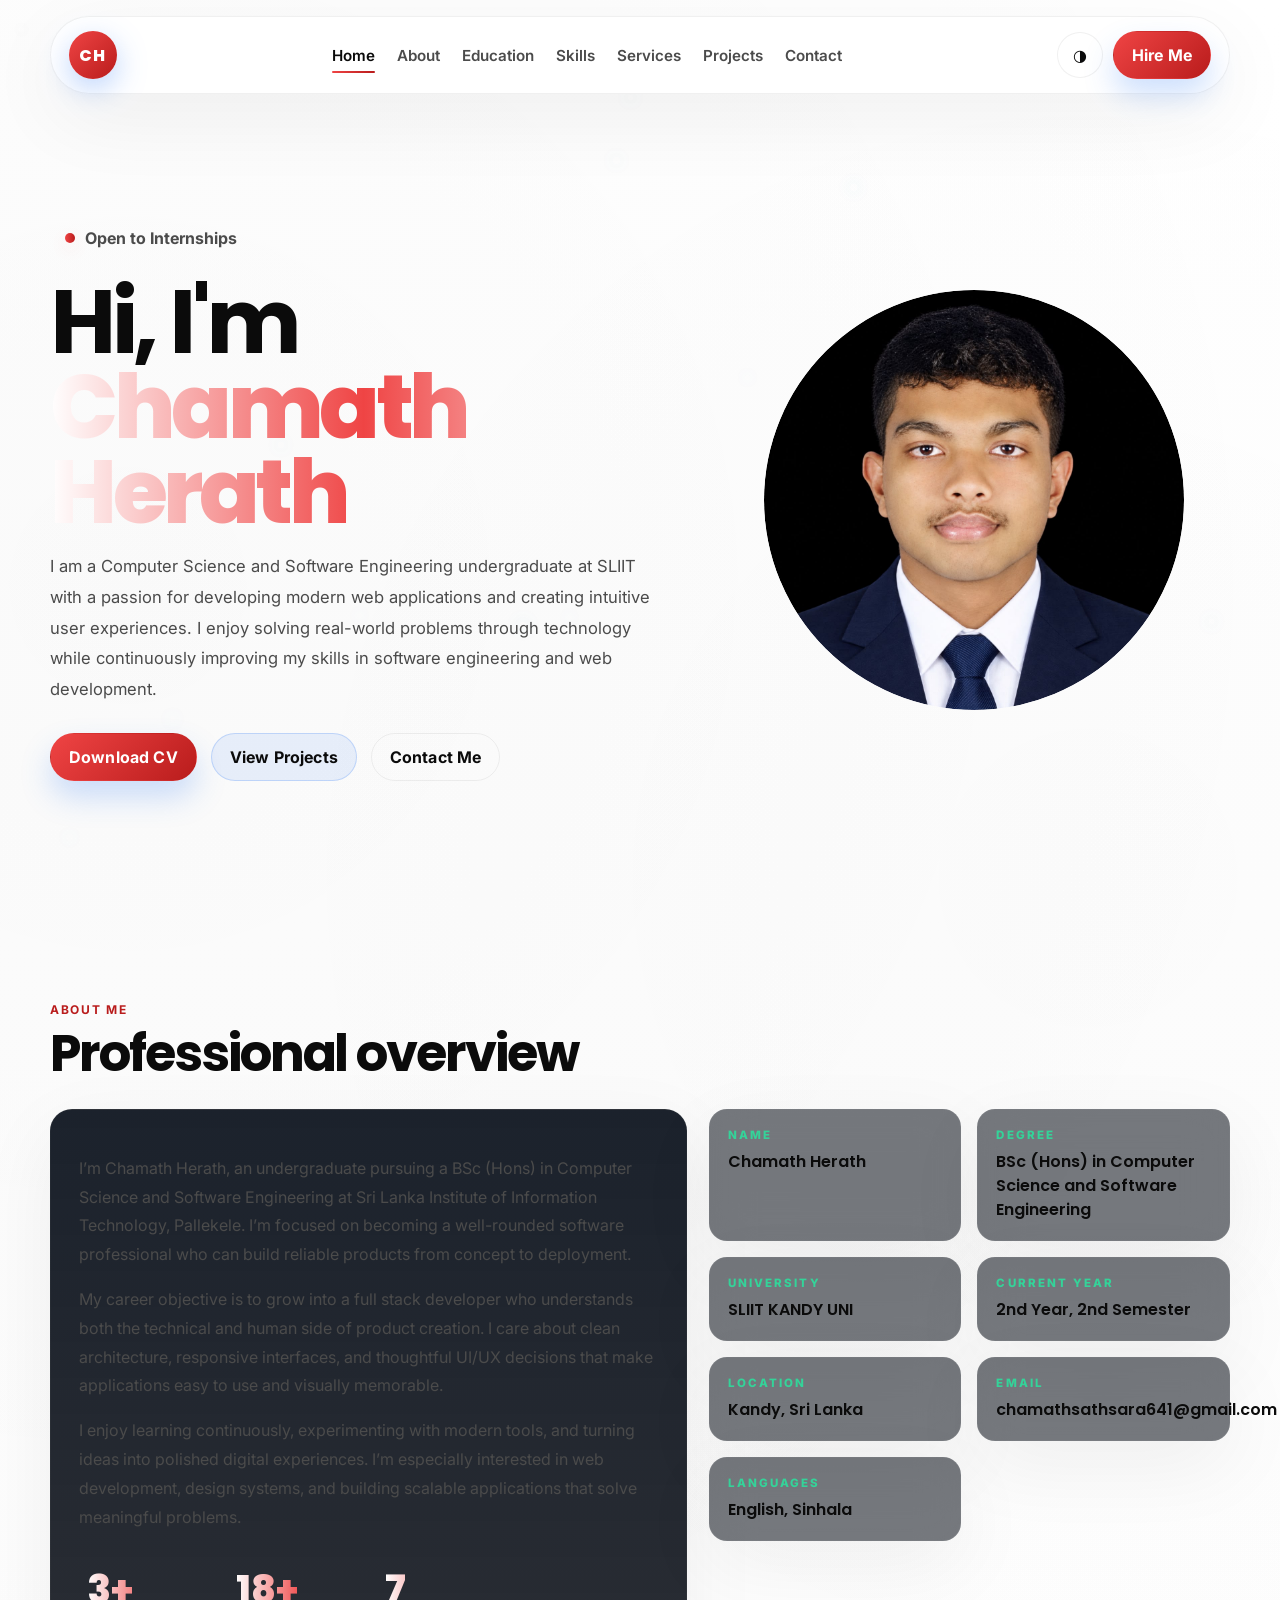
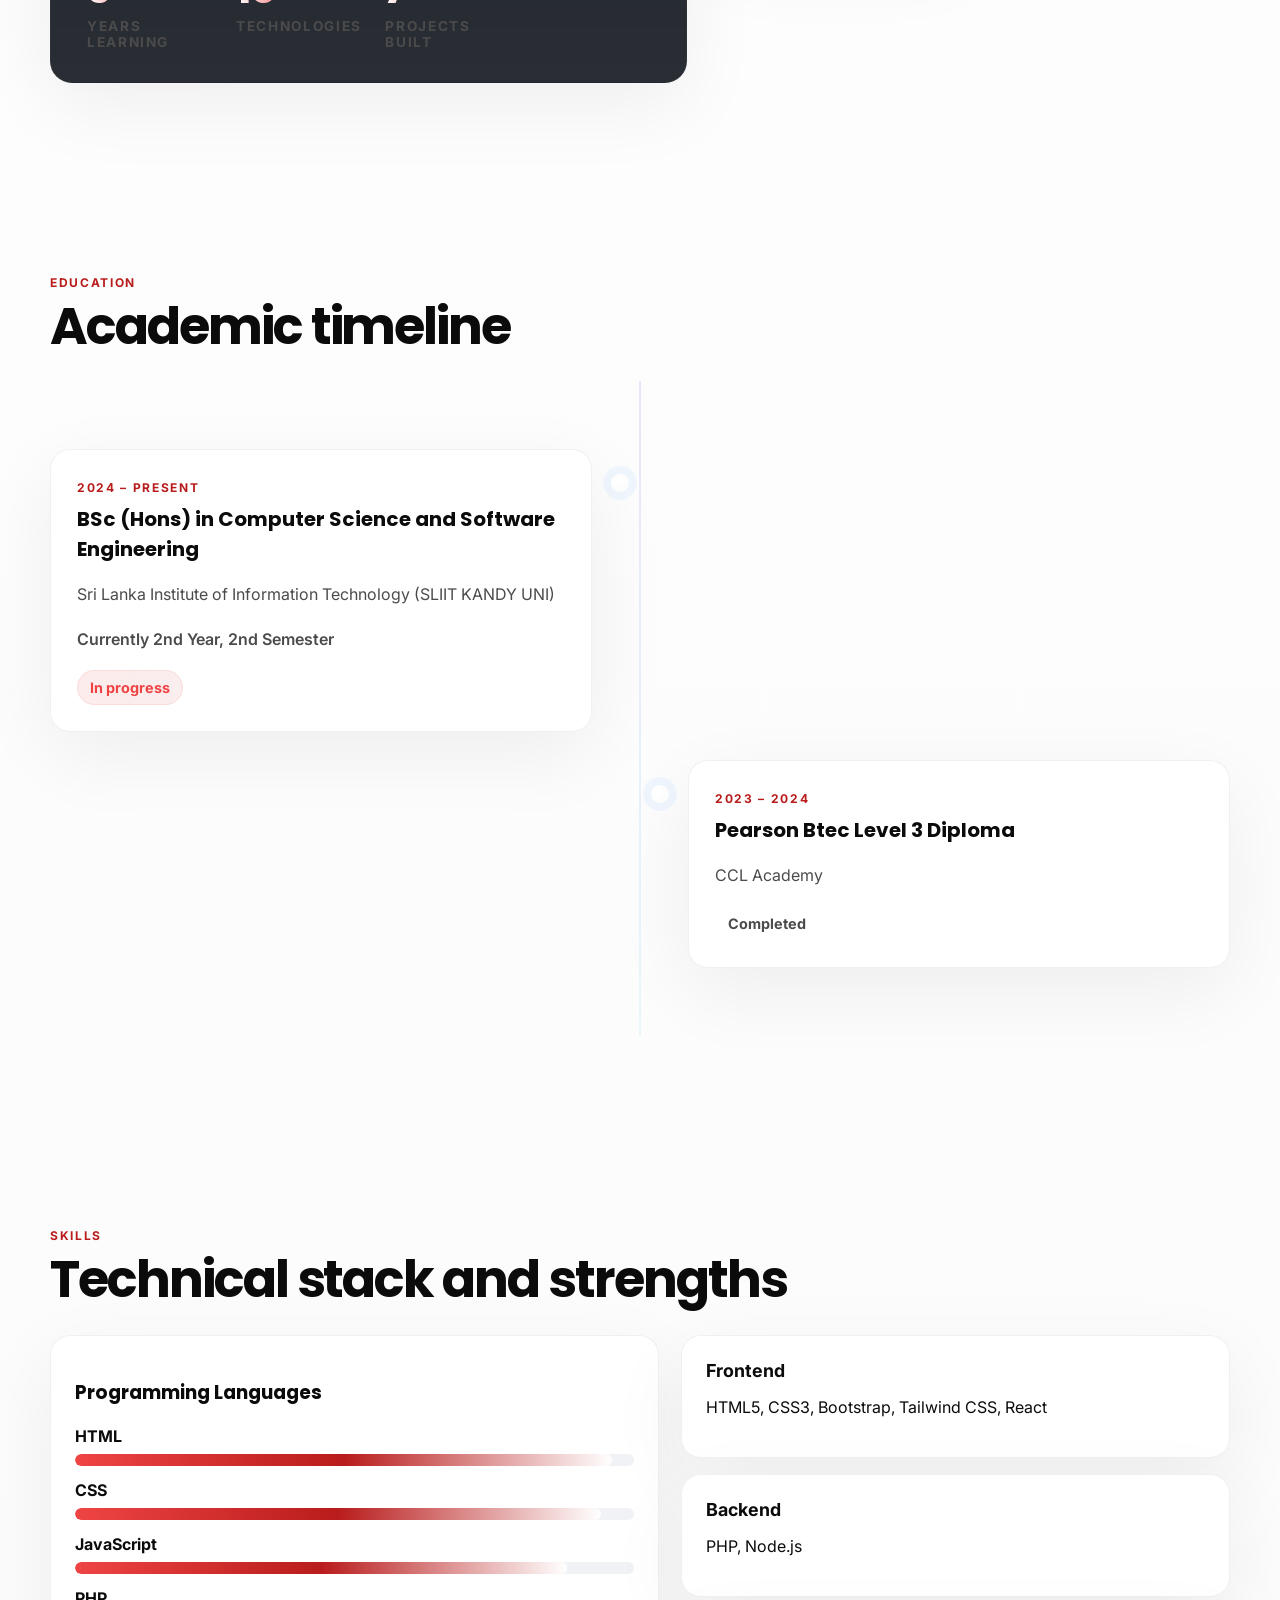
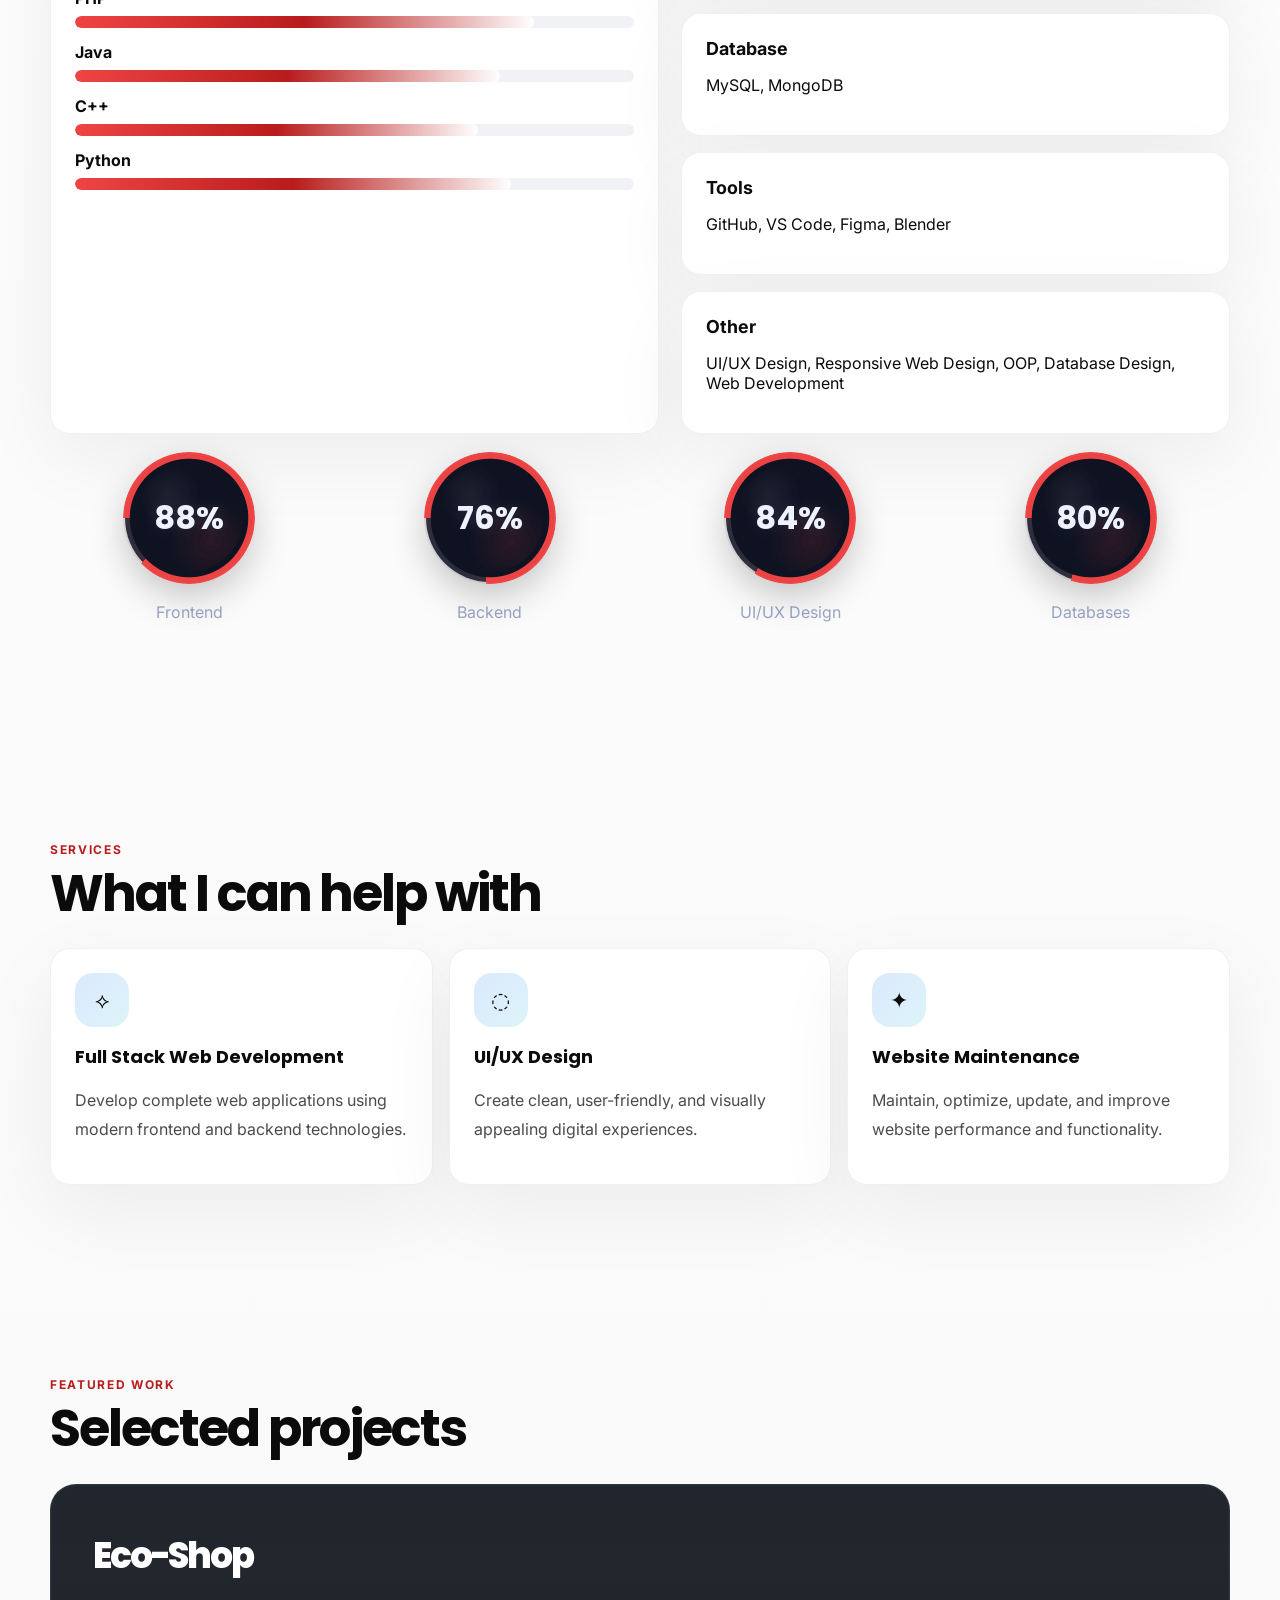
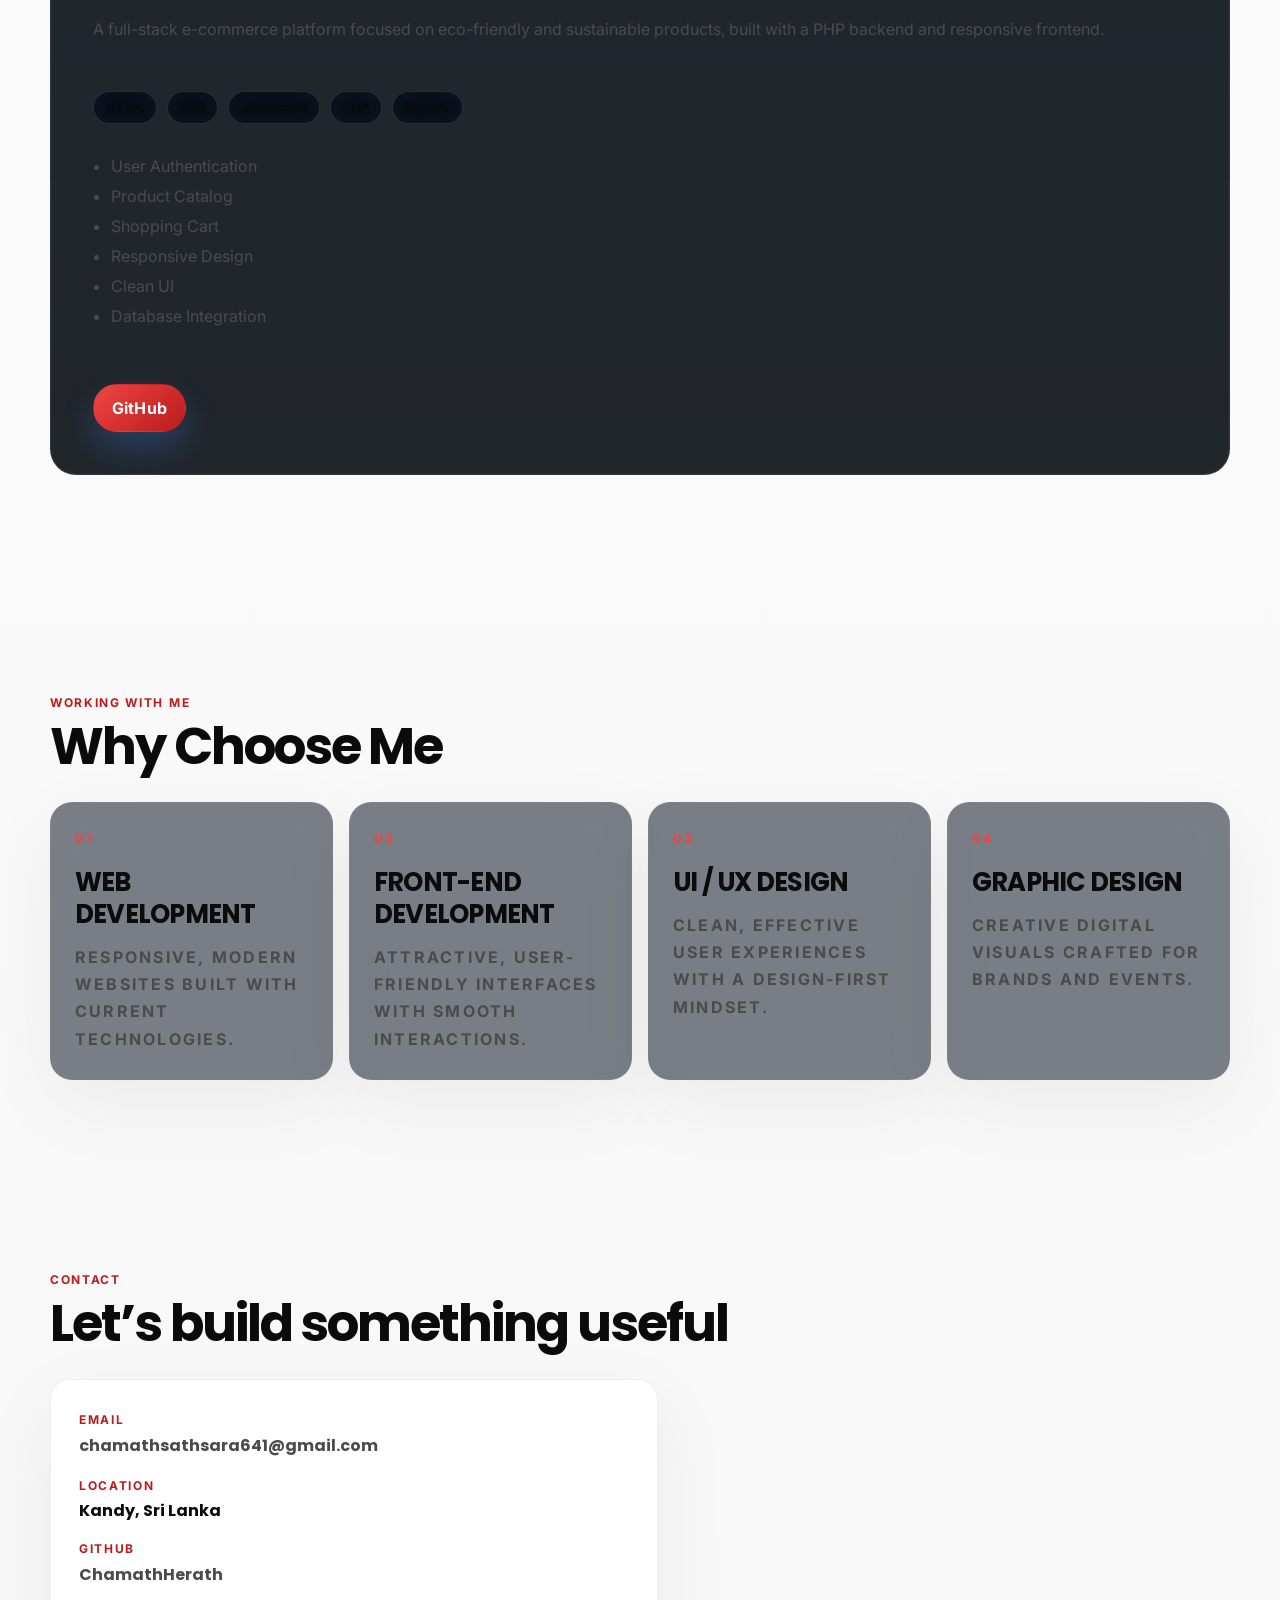
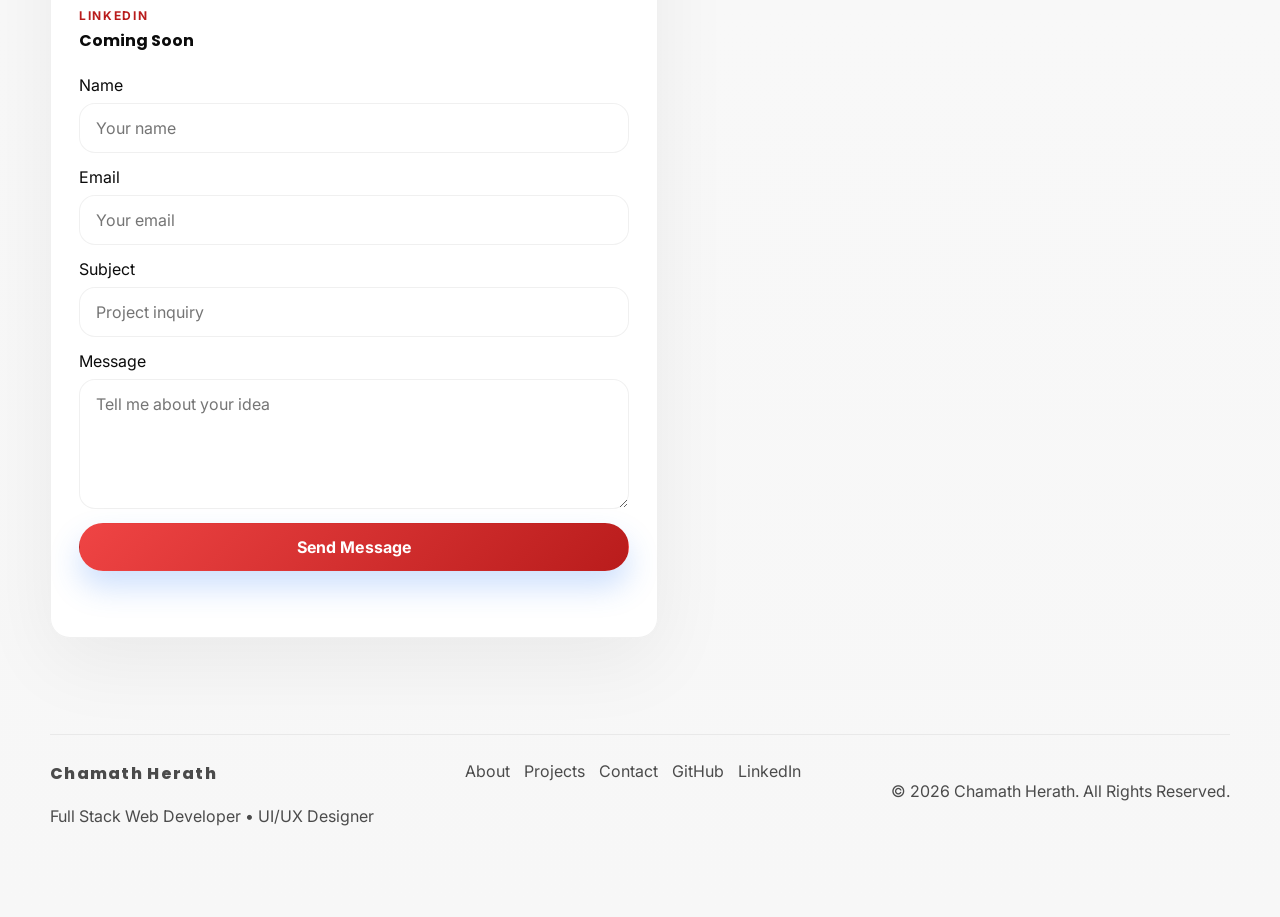
<file: index.html>
<!DOCTYPE html>
<html lang="en" data-theme="dark">
  <head>
    <meta charset="UTF-8" />
    <meta name="viewport" content="width=device-width, initial-scale=1.0" />
    <meta name="description" content="Chamath Herath - Computer Science undergraduate, Full Stack Web Developer, and UI/UX Designer portfolio." />
    <meta name="theme-color" content="#0B1120" />
    <meta property="og:title" content="Chamath Herath | Portfolio" />
    <meta property="og:description" content="Premium portfolio for Chamath Herath, undergraduate in Computer Science and Software Engineering at SLIIT." />
    <meta property="og:type" content="website" />
    <title>Chamath Herath | Portfolio</title>
    <link rel="preconnect" href="https://fonts.googleapis.com" />
    <link rel="preconnect" href="https://fonts.gstatic.com" crossorigin />
    <link href="https://fonts.googleapis.com/css2?family=Inter:wght@400;500;600;700;800&family=Poppins:wght@600;700;800&family=JetBrains+Mono:wght@500;600&display=swap" rel="stylesheet" />
    <link rel="stylesheet" href="styles.css" />
    <script defer src="script.js"></script>
  </head>
  <body>
    <div class="page-loader" id="loader" aria-hidden="true">
      <div class="loader-orbit"></div>
      <div class="loader-text">Loading portfolio</div>
    </div>

    <div class="cursor-glow" id="cursorGlow" aria-hidden="true"></div>
    <div class="particles" id="particles" aria-hidden="true"></div>

    <header class="nav-shell">
      <nav class="navbar" aria-label="Primary">
        <a class="brand" href="#home" aria-label="Chamath Herath home">CH</a>
        <button class="nav-toggle" id="navToggle" aria-expanded="false" aria-controls="navLinks">
          <span></span>
          <span></span>
          <span></span>
        </button>
        <div class="nav-links" id="navLinks">
          <a href="#home" class="nav-link">Home</a>
          <a href="#about" class="nav-link">About</a>
          <a href="#education" class="nav-link">Education</a>
          <a href="#skills" class="nav-link">Skills</a>
          <a href="#services" class="nav-link">Services</a>
          <a href="#projects" class="nav-link">Projects</a>
          <a href="#contact" class="nav-link">Contact</a>
        </div>
        <div class="nav-actions">
          <button class="theme-toggle magnetic" id="themeToggle" type="button" aria-label="Toggle theme">
            <span class="theme-icon">◐</span>
          </button>
          <a class="button button-primary magnetic" href="#contact">Hire Me</a>
        </div>
      </nav>
    </header>

    <main>
      <section class="hero section" id="home">
        <div class="hero-grid">
          <div class="hero-copy reveal">
            <div class="availability-pill" aria-hidden="true"><span class="pill-dot"></span>Open to Internships</div>
            <h1>Hi, I'm <span class="name-gradient">Chamath Herath</span></h1>
            <!-- typing label removed per user request -->
            <p class="hero-description">
              I am a Computer Science and Software Engineering undergraduate at SLIIT with a passion for developing modern web applications and creating intuitive user experiences. I enjoy solving real-world problems through technology while continuously improving my skills in software engineering and web development.
            </p>
            <div class="hero-actions">
              <a class="button button-primary magnetic ripple" href="https://drive.google.com/file/d/1mRHOyZjItx3wqc5haFLBUlNc5MpFhi09/view?usp=sharing" target="_blank" rel="noreferrer">Download CV</a>
              <a class="button button-secondary magnetic ripple" href="#projects">View Projects</a>
              <a class="button button-ghost magnetic ripple" href="#contact">Contact Me</a>
            </div>
            <!-- hero stat cards removed per user request -->
          </div>

          <div class="hero-visual reveal">
            <div class="visual-ring"></div>
            <div class="profile-card floating">
              <img
                class="profile-photo"
                src="assets/new%20profile%20pic.jpeg"
                alt="Professional portrait of Chamath Herath"
                loading="eager"
              />
            </div>

            <!-- removed image cards per user request -->
            <!-- floating cards removed per user request -->
          </div>
        </div>
      </section>

      <section class="section reveal-section" id="about">
        <div class="section-heading">
          <span>About Me</span>
          <h2>Professional overview</h2>
        </div>
        <div class="about-grid">
          <div class="glass about-copy reveal">
            <p>
              I’m Chamath Herath, an undergraduate pursuing a BSc (Hons) in Computer Science and Software Engineering at Sri Lanka Institute of Information Technology, Pallekele. I’m focused on becoming a well-rounded software professional who can build reliable products from concept to deployment.
            </p>
            <p>
              My career objective is to grow into a full stack developer who understands both the technical and human side of product creation. I care about clean architecture, responsive interfaces, and thoughtful UI/UX decisions that make applications easy to use and visually memorable.
            </p>
            <p>
              I enjoy learning continuously, experimenting with modern tools, and turning ideas into polished digital experiences. I’m especially interested in web development, design systems, and building scalable applications that solve meaningful problems.
            </p>
            <div class="about-stats">
              <div class="stat">
                <div class="stat-number" data-count="3" data-suffix="+">0</div>
                <div class="stat-label">Years Learning</div>
              </div>
              <div class="stat">
                <div class="stat-number" data-count="18" data-suffix="+">0</div>
                <div class="stat-label">Technologies</div>
              </div>
              <div class="stat">
                <div class="stat-number" data-count="7">0</div>
                <div class="stat-label">Projects Built</div>
              </div>
            </div>
          </div>
          <div class="info-grid reveal">
            <article class="info-card glass"><span>Name</span><strong>Chamath Herath</strong></article>
            <article class="info-card glass"><span>Degree</span><strong>BSc (Hons) in Computer Science and Software Engineering</strong></article>
            <article class="info-card glass"><span>University</span><strong>SLIIT KANDY UNI</strong></article>
            <article class="info-card glass"><span>Current Year</span><strong>2nd Year, 2nd Semester</strong></article>
            <article class="info-card glass"><span>Location</span><strong>Kandy, Sri Lanka</strong></article>
            <article class="info-card glass"><span>Email</span><strong>chamathsathsara641@gmail.com</strong></article>
            <article class="info-card glass"><span>Languages</span><strong>English, Sinhala</strong></article>
            <!-- Availability removed per user request -->
          </div>
        </div>
      </section>

      <section class="section reveal-section" id="education">
        <div class="section-heading">
          <span>Education</span>
          <h2>Academic timeline</h2>
        </div>
        <div class="timeline">
          <article class="timeline-item glass reveal">
            <div class="timeline-dot"></div>
            <div>
              <span class="timeline-year">2024 – Present</span>
              <h3>BSc (Hons) in Computer Science and Software Engineering</h3>
              <p>Sri Lanka Institute of Information Technology (SLIIT KANDY UNI)</p>
              <p class="timeline-status">Currently 2nd Year, 2nd Semester</p>
              <div class="timeline-badge">
                <span class="badge in-progress">In progress</span>
              </div>
            </div>
          </article>

          <article class="timeline-item glass reveal delay-1">
            <div class="timeline-dot"></div>
            <div>
              <span class="timeline-year">2023 – 2024</span>
              <h3>Pearson Btec Level 3 Diploma</h3>
              <p>CCL Academy</p>
              <div class="timeline-badge">
                <span class="badge completed">Completed</span>
              </div>
            </div>
          </article>
        </div>
      </section>

      <section class="section reveal-section" id="skills">
        <div class="section-heading">
          <span>Skills</span>
          <h2>Technical stack and strengths</h2>
        </div>
        <div class="skills-grid">
          <div class="glass reveal skill-panel">
            <h3>Programming Languages</h3>
            <div class="bar-list" data-skill-bars>
              <div class="bar-item"><span>HTML</span><div class="bar"><i style="--value: 96%"></i></div></div>
              <div class="bar-item"><span>CSS</span><div class="bar"><i style="--value: 94%"></i></div></div>
              <div class="bar-item"><span>JavaScript</span><div class="bar"><i style="--value: 88%"></i></div></div>
              <div class="bar-item"><span>PHP</span><div class="bar"><i style="--value: 82%"></i></div></div>
              <div class="bar-item"><span>Java</span><div class="bar"><i style="--value: 76%"></i></div></div>
              <div class="bar-item"><span>C++</span><div class="bar"><i style="--value: 72%"></i></div></div>
              <div class="bar-item"><span>Python</span><div class="bar"><i style="--value: 78%"></i></div></div>
            </div>
          </div>
          <div class="skills-cards">
            <article class="glass reveal"><h3>Frontend</h3><p>HTML5, CSS3, Bootstrap, Tailwind CSS, React</p></article>
            <article class="glass reveal delay-1"><h3>Backend</h3><p>PHP, Node.js</p></article>
            <article class="glass reveal delay-2"><h3>Database</h3><p>MySQL, MongoDB</p></article>
            <article class="glass reveal"><h3>Tools</h3><p>GitHub, VS Code, Figma, Blender</p></article>
            <article class="glass reveal delay-1"><h3>Other</h3><p>UI/UX Design, Responsive Web Design, OOP, Database Design, Web Development</p></article>
          </div>
        </div>
        <div class="skill-circles reveal">
          <div class="circle-card reveal" data-percent="88" style="--percent: 88"><div class="circle-ring"><strong>88%</strong></div><span>Frontend</span></div>
          <div class="circle-card reveal delay-1" data-percent="76" style="--percent: 76"><div class="circle-ring"><strong>76%</strong></div><span>Backend</span></div>
          <div class="circle-card reveal delay-2" data-percent="84" style="--percent: 84"><div class="circle-ring"><strong>84%</strong></div><span>UI/UX Design</span></div>
          <div class="circle-card reveal delay-3" data-percent="80" style="--percent: 80"><div class="circle-ring"><strong>80%</strong></div><span>Databases</span></div>
        </div>
      </section>

      <section class="section reveal-section" id="services">
        <div class="section-heading">
          <span>Services</span>
          <h2>What I can help with</h2>
        </div>
        <div class="services-grid">
          <article class="glass service-card reveal">
            <div class="service-icon">⟡</div>
            <h3>Full Stack Web Development</h3>
            <p>Develop complete web applications using modern frontend and backend technologies.</p>
          </article>
          <article class="glass service-card reveal delay-1">
            <div class="service-icon">◌</div>
            <h3>UI/UX Design</h3>
            <p>Create clean, user-friendly, and visually appealing digital experiences.</p>
          </article>
          <article class="glass service-card reveal delay-2">
            <div class="service-icon">✦</div>
            <h3>Website Maintenance</h3>
            <p>Maintain, optimize, update, and improve website performance and functionality.</p>
          </article>
        </div>
      </section>

      <section class="section reveal-section" id="projects">
        <div class="section-heading">
          <span>Featured Work</span>
          <h2>Selected projects</h2>
        </div>
        <article class="featured-project glass reveal">
          <div class="project-copy">
            <h3>Eco-Shop</h3>
            <p>A full-stack e-commerce platform focused on eco-friendly and sustainable products, built with a PHP backend and responsive frontend.</p>
            <div class="badge-row">
              <span>HTML</span><span>CSS</span><span>JavaScript</span><span>PHP</span><span>MySQL</span>
            </div>
            <ul class="feature-list">
              <li>User Authentication</li>
              <li>Product Catalog</li>
              <li>Shopping Cart</li>
              <li>Responsive Design</li>
              <li>Clean UI</li>
              <li>Database Integration</li>
            </ul>
            <div class="project-actions">
              <a class="button button-primary magnetic ripple" href="https://github.com/ChamathHerath" target="_blank" rel="noreferrer">GitHub</a>
            </div>
          </div>
        </article>

      </section>

      <section class="section reveal-section" id="why-me">
        <div class="section-heading">
          <span>WORKING WITH ME</span>
          <h2>Why Choose Me</h2>
        </div>
        <div class="why-grid">
          <article class="glass feature-card reveal">
            <span class="feature-number">01</span>
            <h3>Web Development</h3>
            <p>Responsive, modern websites built with current technologies.</p>
          </article>
          <article class="glass feature-card reveal delay-1">
            <span class="feature-number">02</span>
            <h3>Front-End Development</h3>
            <p>Attractive, user-friendly interfaces with smooth interactions.</p>
          </article>
          <article class="glass feature-card reveal delay-2">
            <span class="feature-number">03</span>
            <h3>UI / UX Design</h3>
            <p>Clean, effective user experiences with a design-first mindset.</p>
          </article>
          <article class="glass feature-card reveal delay-3">
            <span class="feature-number">04</span>
            <h3>Graphic Design</h3>
            <p>Creative digital visuals crafted for brands and events.</p>
          </article>
        </div>
      </section>

      <section class="section reveal-section contact-section" id="contact">
        <div class="section-heading">
          <span>Contact</span>
          <h2>Let’s build something useful</h2>
        </div>
        <div class="contact-grid">
          <div class="glass contact-card reveal">
            <div class="contact-details">
              <div>
                <span>Email</span>
                <strong><a href="#" class="copy-email" data-email="chamathsathsara641@gmail.com" aria-label="Copy email address">chamathsathsara641@gmail.com</a></strong>
              </div>
              <div>
                <span>Location</span>
                <strong>Kandy, Sri Lanka</strong>
              </div>
              <div>
                <span>GitHub</span>
                <strong><a href="https://github.com/ChamathHerath" target="_blank" rel="noreferrer">ChamathHerath</a></strong>
              </div>
              <div>
                <span>LinkedIn</span>
                <strong>Coming Soon</strong>
              </div>
            </div>
            <form class="contact-form" id="contactForm">
              <label>
                <span>Name</span>
                <input type="text" name="name" placeholder="Your name" required />
              </label>
              <label>
                <span>Email</span>
                <input type="email" name="email" placeholder="Your email" required />
              </label>
              <label>
                <span>Subject</span>
                <input type="text" name="subject" placeholder="Project inquiry" required />
              </label>
              <label>
                <span>Message</span>
                <textarea name="message" rows="5" placeholder="Tell me about your idea" required></textarea>
              </label>
              <button class="button button-primary ripple" type="submit">Send Message</button>
              <p class="form-status" id="formStatus" aria-live="polite"></p>
            </form>
          </div>
          <!-- Map removed per user request -->
        </div>
      </section>
    </main>

    <button class="scroll-top" id="scrollTop" type="button" aria-label="Scroll to top">↑</button>

    <footer class="footer">
      <div>
        <a class="footer-brand" href="#home">Chamath Herath</a>
        <p>Full Stack Web Developer • UI/UX Designer</p>
      </div>
      <div class="footer-links">
        <a href="#about">About</a>
        <a href="#projects">Projects</a>
        <a href="#contact">Contact</a>
        <a href="https://github.com/ChamathHerath" target="_blank" rel="noreferrer">GitHub</a>
        <a href="#">LinkedIn</a>
      </div>
      <p>© 2026 Chamath Herath. All Rights Reserved.</p>
    </footer>
  </body>
</html>
</file>
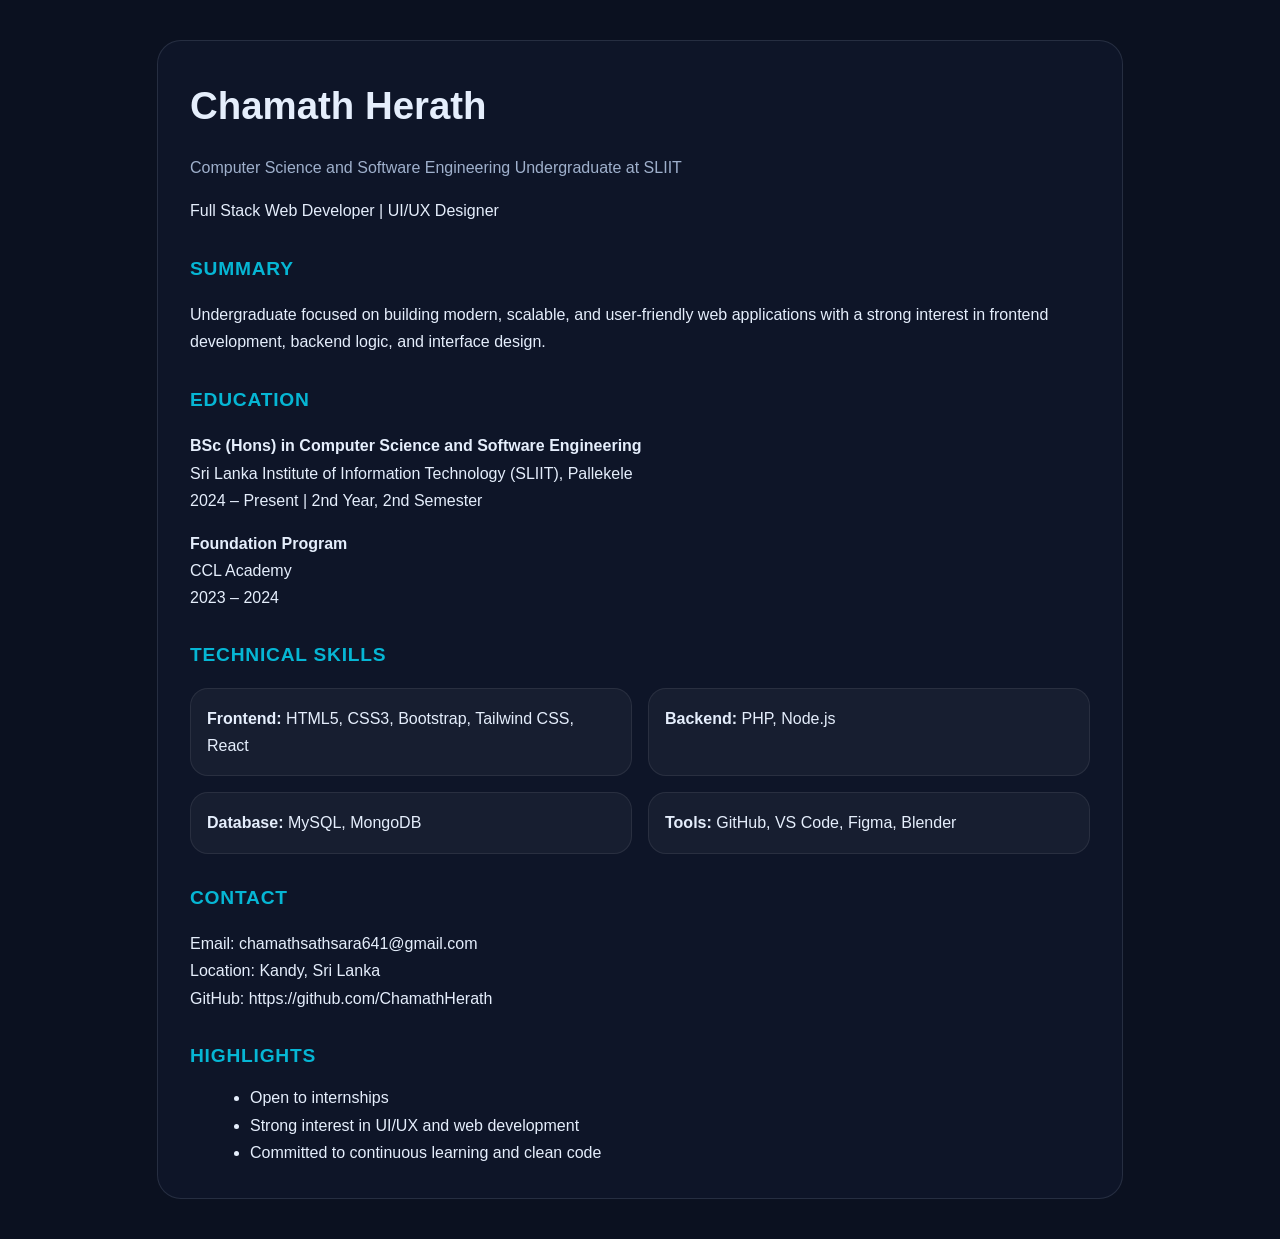
<file: cv/chamath-herath-cv.html>
<!DOCTYPE html>
<html lang="en">
  <head>
    <meta charset="UTF-8" />
    <meta name="viewport" content="width=device-width, initial-scale=1.0" />
    <title>Chamath Herath CV</title>
    <style>
      body {
        margin: 0;
        font-family: Inter, Arial, sans-serif;
        background: #0b1120;
        color: #e5eefc;
        padding: 40px;
        line-height: 1.7;
      }
      .card {
        max-width: 900px;
        margin: 0 auto;
        background: rgba(15, 23, 42, 0.9);
        border: 1px solid rgba(148, 163, 184, 0.18);
        border-radius: 24px;
        padding: 32px;
      }
      h1, h2 {
        font-family: Poppins, Arial, sans-serif;
        margin: 0 0 12px;
      }
      h1 {
        font-size: 2.4rem;
      }
      h2 {
        margin-top: 28px;
        font-size: 1.2rem;
        letter-spacing: 0.04em;
        text-transform: uppercase;
        color: #06b6d4;
      }
      .muted { color: #9fb0cc; }
      .grid {
        display: grid;
        grid-template-columns: repeat(2, minmax(0, 1fr));
        gap: 16px;
        margin-top: 16px;
      }
      .item {
        padding: 16px;
        background: rgba(255, 255, 255, 0.04);
        border-radius: 18px;
        border: 1px solid rgba(255, 255, 255, 0.08);
      }
      ul { margin: 12px 0 0 20px; }
      a { color: #38bdf8; }
      @media print {
        body { background: #fff; color: #000; padding: 0; }
        .card { border: none; background: none; padding: 0; }
        a { color: #000; text-decoration: none; }
      }
    </style>
  </head>
  <body>
    <div class="card">
      <h1>Chamath Herath</h1>
      <p class="muted">Computer Science and Software Engineering Undergraduate at SLIIT</p>
      <p>Full Stack Web Developer | UI/UX Designer</p>

      <h2>Summary</h2>
      <p>
        Undergraduate focused on building modern, scalable, and user-friendly web applications with a strong interest in frontend development, backend logic, and interface design.
      </p>

      <h2>Education</h2>
      <p><strong>BSc (Hons) in Computer Science and Software Engineering</strong><br />Sri Lanka Institute of Information Technology (SLIIT), Pallekele<br />2024 – Present | 2nd Year, 2nd Semester</p>
      <p><strong>Foundation Program</strong><br />CCL Academy<br />2023 – 2024</p>

      <h2>Technical Skills</h2>
      <div class="grid">
        <div class="item"><strong>Frontend:</strong> HTML5, CSS3, Bootstrap, Tailwind CSS, React</div>
        <div class="item"><strong>Backend:</strong> PHP, Node.js</div>
        <div class="item"><strong>Database:</strong> MySQL, MongoDB</div>
        <div class="item"><strong>Tools:</strong> GitHub, VS Code, Figma, Blender</div>
      </div>

      <h2>Contact</h2>
      <p>Email: chamathsathsara641@gmail.com<br />Location: Kandy, Sri Lanka<br />GitHub: https://github.com/ChamathHerath</p>

      <h2>Highlights</h2>
      <ul>
        <li>Open to internships</li>
        <li>Strong interest in UI/UX and web development</li>
        <li>Committed to continuous learning and clean code</li>
      </ul>
    </div>
  </body>
</html>
</file>
<file: styles.css>
:root {
  --bg: #000000;
  --bg-elevated: rgba(0, 0, 0, 0.75);
  --surface: rgba(12, 12, 12, 0.78);
  --surface-strong: rgba(18, 18, 18, 0.94);
  --border: rgba(255, 255, 255, 0.06);
  --text: #ffffff;
  --muted: #bfbfbf;
  --primary: #ef4444; /* vivid red */
  --secondary: #b91c1c; /* darker red */
  --highlight: #ffffff;
  --success: #ef4444;
  --shadow: 0 24px 80px rgba(0, 0, 0, 0.6);
  --radius: 20px;
}

html[data-theme="light"] {
  --bg: #fff;
  --bg-elevated: rgba(255, 255, 255, 0.95);
  --surface: rgba(255, 255, 255, 0.98);
  --surface-strong: rgba(255, 255, 255, 1);
  --border: rgba(0, 0, 0, 0.06);
  --text: #0b0b0b;
  --muted: #4b4b4b;
  --shadow: 0 24px 80px rgba(0, 0, 0, 0.06);
}

* {
  box-sizing: border-box;
}

html {
  scroll-behavior: smooth;
}

body {
  margin: 0;
  font-family: "Inter", sans-serif;
  background:
    radial-gradient(circle at 10% 8%, rgba(255,255,255,0.02), transparent 18%),
    radial-gradient(circle at 85% 12%, rgba(255,255,255,0.01), transparent 14%),
    linear-gradient(180deg, rgba(0,0,0,1), rgba(8,8,8,1));
  color: var(--text);
  min-height: 100vh;
  overflow-x: hidden;
}

html[data-theme="light"] body {
  background:
    radial-gradient(circle at 10% 8%, rgba(0,0,0,0.02), transparent 18%),
    radial-gradient(circle at 85% 12%, rgba(0,0,0,0.01), transparent 14%),
    linear-gradient(180deg, #ffffff, #f7f7f7);
}

body::before {
  content: "";
  position: fixed;
  inset: 0;
  background-image: linear-gradient(rgba(255, 255, 255, 0.035) 1px, transparent 1px), linear-gradient(90deg, rgba(255, 255, 255, 0.035) 1px, transparent 1px);
  background-size: 76px 76px;
  mask-image: radial-gradient(circle at center, black 24%, transparent 82%);
  pointer-events: none;
  opacity: 0.55;
}

img {
  max-width: 100%;
  display: block;
}

a {
  color: inherit;
  text-decoration: none;
}

button,
input,
textarea {
  font: inherit;
}

.section {
  width: min(1180px, calc(100% - 32px));
  margin: 0 auto;
  padding: 96px 0;
  position: relative;
}

.nav-shell {
  position: sticky;
  top: 16px;
  z-index: 50;
  width: min(1180px, calc(100% - 24px));
  margin: 16px auto 0;
}

.navbar {
  display: flex;
  align-items: center;
  justify-content: space-between;
  gap: 16px;
  padding: 14px 18px;
  border: 1px solid var(--border);
  background: var(--bg-elevated);
  backdrop-filter: blur(18px);
  border-radius: 999px;
  box-shadow: var(--shadow);
}

.brand,
.footer-brand {
  font-family: "Poppins", sans-serif;
  font-weight: 800;
  letter-spacing: 0.08em;
}

.brand {
  width: 48px;
  height: 48px;
  display: grid;
  place-items: center;
  border-radius: 50%;
  background: linear-gradient(135deg, var(--primary), var(--secondary));
  color: white;
  box-shadow: 0 10px 30px rgba(59, 130, 246, 0.35);
  flex: 0 0 auto;
}

.nav-links {
  display: flex;
  align-items: center;
  gap: 22px;
}

.nav-link {
  color: var(--muted);
  font-size: 0.95rem;
  font-weight: 600;
  position: relative;
}

.nav-link::after {
  content: "";
  position: absolute;
  left: 0;
  bottom: -8px;
  width: 100%;
  height: 2px;
  border-radius: 999px;
  background: linear-gradient(90deg, var(--primary), var(--secondary));
  transform: scaleX(0);
  transform-origin: left;
  transition: transform 0.25s ease;
}

.nav-link.active,
.nav-link:hover {
  color: var(--text);
}

.nav-link.active::after,
.nav-link:hover::after {
  transform: scaleX(1);
}

.nav-actions {
  display: flex;
  align-items: center;
  gap: 10px;
}

.theme-toggle,
.nav-toggle,
.scroll-top {
  border: 1px solid var(--border);
  background: var(--surface);
  color: var(--text);
}

.theme-toggle,
.nav-toggle {
  width: 46px;
  height: 46px;
  border-radius: 50%;
}

.nav-toggle {
  display: none;
  flex-direction: column;
  justify-content: center;
  gap: 4px;
  padding: 0 12px;
}

.nav-toggle span {
  display: block;
  width: 20px;
  height: 2px;
  border-radius: 99px;
  background: currentColor;
  transition: transform 0.3s ease, opacity 0.3s ease;
}

.button {
  display: inline-flex;
  align-items: center;
  justify-content: center;
  gap: 8px;
  min-height: 48px;
  padding: 0 18px;
  border-radius: 999px;
  font-weight: 700;
  letter-spacing: 0.01em;
  border: 1px solid transparent;
  position: relative;
  overflow: hidden;
}

.button-primary {
  background: linear-gradient(135deg, var(--primary), var(--secondary));
  color: #fff;
  box-shadow: 0 16px 30px rgba(59, 130, 246, 0.25);
}

.button-secondary {
  background: rgba(59, 130, 246, 0.1);
  border-color: rgba(59, 130, 246, 0.24);
  color: var(--text);
}

.button-ghost {
  background: transparent;
  border-color: var(--border);
  color: var(--text);
}

.button:hover,
.theme-toggle:hover,
.nav-toggle:hover,
.scroll-top:hover {
  transform: translateY(-2px);
}

.hero {
  min-height: calc(100vh - 96px);
  display: grid;
  align-items: center;
}

.hero-grid {
  display: grid;
  grid-template-columns: 1.1fr 0.9fr;
  gap: 40px;
  align-items: center;
}

.eyebrow,
.section-heading span,
.project-label,
.mini-label,
.timeline-year,
.contact-details span,
.feature-card,
.mini-label {
  text-transform: uppercase;
  letter-spacing: 0.14em;
  font-size: 0.75rem;
  color: var(--secondary);
  font-weight: 700;
}

.hero h1,
.section-heading h2,
.project-copy h3,
.service-card h3,
.skill-panel h3,
.info-card strong,
.contact-card strong,
.timeline-item h3 {
  font-family: "Poppins", sans-serif;
}

.hero h1 {
  margin: 10px 0 14px;
  font-size: clamp(3.2rem, 7vw, 6.5rem);
  line-height: 0.95;
  letter-spacing: -0.05em;
}

/* Gradient treatment for the displayed name */
.name-gradient {
  background: linear-gradient(90deg,#ffffff 0%, #ef4444 50%, #ffffff 100%);
  -webkit-background-clip: text;
  background-clip: text;
  color: transparent;
  font-family: "Poppins", sans-serif;
  font-weight: 800;
  display: inline-block;
}

/* Small blinking cursor beside the typed role */
.cursor {
  display: inline-block;
  margin-left: 8px;
  color: var(--muted);
  opacity: 1;
  animation: blink .9s steps(1,end) infinite;
}

/* Availability pill near hero heading */
.availability-pill {
  display: inline-flex;
  align-items: center;
  gap: 10px;
  padding: 8px 14px;
  border-radius: 999px;
  background: rgba(255,255,255,0.03);
  color: var(--muted);
  border: 1px solid rgba(255,255,255,0.04);
  font-weight: 700;
  margin-bottom: 12px;
}

.pill-dot {
  width: 10px;
  height: 10px;
  border-radius: 50%;
  background: linear-gradient(90deg,#ef4444,var(--secondary));
  box-shadow: 0 6px 18px rgba(239,68,68,0.12);
}

.typing-wrap {
  margin: 0 0 18px;
  display: flex;
  gap: 10px;
  flex-wrap: wrap;
  align-items: center;
  font-size: clamp(1.05rem, 2vw, 1.35rem);
  color: var(--text);
}

.typing-label {
  color: var(--muted);
}

.typing {
  font-family: "JetBrains Mono", monospace;
  color: #fff;
  padding: 8px 12px;
  border-radius: 999px;
  background: rgba(59, 130, 246, 0.14);
  border: 1px solid rgba(59, 130, 246, 0.18);
  min-width: 280px;
}

.hero-description {
  max-width: 62ch;
  color: var(--muted);
  line-height: 1.85;
  font-size: 1.04rem;
}

.hero-actions,
.project-actions {
  display: flex;
  flex-wrap: wrap;
  gap: 14px;
  margin-top: 28px;
}

.hero-stats {
  display: grid;
  grid-template-columns: repeat(3, minmax(0, 1fr));
  gap: 14px;
  margin-top: 34px;
}

.stat-card {
  padding: 18px;
  text-align: center;
}

.stat-card strong {
  display: block;
  font-size: 1.7rem;
  font-family: "Poppins", sans-serif;
}

.stat-card span {
  color: var(--muted);
  font-size: 0.92rem;
}

.hero-visual {
  position: relative;
  display: grid;
  place-items: center;
  min-height: 620px;
}

.visual-ring {
  position: absolute;
  inset: 12% 16%;
  border-radius: 50%;
  background: radial-gradient(circle, rgba(59, 130, 246, 0.16), rgba(6, 182, 212, 0.06) 40%, transparent 68%);
  filter: blur(4px);
  animation: pulse 8s ease-in-out infinite;
}

.profile-card {
  position: relative;
  width: min(420px, 88vw);
  aspect-ratio: 1;
  border-radius: 50%;
  padding: 0;
  display: grid;
  place-items: center;
  overflow: hidden;
  background: transparent;
  border: none;
  box-shadow: none;
}

.profile-photo {
  width: 100%;
  height: 100%;
  object-fit: cover;
  border-radius: 50%;
  border: none;
  box-shadow: none;
  transition: transform 0.45s ease;
  position: relative;
  z-index: 1;
}

.profile-card:hover .profile-photo,
.project-visual:hover .mockup-window {
  transform: scale(1.03);
}

.profile-glow { display: none; }

.profile-badges {
  position: absolute;
  inset: auto 16px 16px;
  display: flex;
  justify-content: center;
  gap: 8px;
  flex-wrap: wrap;
}

.profile-badges span,
.badge-row span {
  padding: 8px 12px;
  border-radius: 999px;
  background: rgba(2, 6, 23, 0.48);
  border: 1px solid rgba(255, 255, 255, 0.12);
  backdrop-filter: blur(12px);
  font-size: 0.8rem;
  font-weight: 700;
}

.floating-card {
  position: absolute;
  right: 2%;
  padding: 16px 18px;
  min-width: 180px;
  z-index: 2;
}

.floating-card:nth-of-type(2) {
  top: 14%;
}

.floating-card:nth-of-type(3) {
  bottom: 18%;
  left: 4%;
}

.floating-card strong {
  display: block;
  font-size: 0.95rem;
  margin-top: 4px;
}

.floating {
  animation: float 6s ease-in-out infinite;
}

.delay-1 {
  animation-delay: 0.8s;
  transition-delay: 0.18s;
}

.delay-2 {
  animation-delay: 1.6s;
  transition-delay: 0.36s;
}

.delay-3 {
  animation-delay: 2.4s;
  transition-delay: 0.54s;
}

.glass {
  background: var(--surface);
  border: 1px solid var(--border);
  backdrop-filter: blur(20px);
  box-shadow: var(--shadow);
  border-radius: var(--radius);
}

.section-heading {
  display: grid;
  gap: 10px;
  margin-bottom: 28px;
}

.section-heading h2 {
  margin: 0;
  font-size: clamp(2rem, 4vw, 3.4rem);
  line-height: 1.05;
  letter-spacing: -0.04em;
}

.about-grid,
.skills-grid,
.contact-grid,
.featured-project {
  display: grid;
  gap: 22px;
}

.about-grid {
  grid-template-columns: 1.1fr 0.9fr;
  align-items: start;
}

/* About card styling to match reference */
.about-copy {
  padding: 32px 34px;
  border-radius: 22px;
  background: linear-gradient(180deg, rgba(8,15,26,0.92), rgba(6,10,18,0.86));
  border: 1px solid rgba(255,255,255,0.03);
}

.about-stats {
  display: grid;
  grid-template-columns: repeat(4, minmax(0,1fr));
  gap: 18px;
  margin-top: 28px;
  align-items: start;
}

.about-stats .stat {
  padding: 12px 8px 4px;
}

.stat-number {
  font-family: 'Poppins', sans-serif;
  font-weight: 800;
  font-size: 2.4rem;
  line-height: 1;
  background: linear-gradient(90deg, #ffffff 0%, var(--primary) 60%);
  -webkit-background-clip: text;
  background-clip: text;
  color: transparent;
}

.stat-label {
  margin-top: 8px;
  font-size: 0.85rem;
  color: var(--muted);
  text-transform: uppercase;
  letter-spacing: 0.12em;
  font-weight: 700;
}

/* Info cards on the right */
.about-grid .info-card {
  background: rgba(6,12,20,0.55);
  border-radius: 18px;
  padding: 18px;
  border: 1px solid rgba(255,255,255,0.03);
}

.about-grid .info-card span {
  color: #34d399; /* green label */
  font-weight: 800;
  letter-spacing: 0.18em;
  font-size: 0.72rem;
}

.about-grid .info-card strong {
  color: var(--text);
  font-weight: 600;
  display: block;
  margin-top: 8px;
}

.about-copy,
.contact-card {
  padding: 28px;
}

.about-copy p,
.timeline-item p,
.service-card p,
.project-copy p,
.contact-details a,
.footer p {
  color: var(--muted);
  line-height: 1.8;
}

.info-grid {
  display: grid;
  grid-template-columns: repeat(2, minmax(0, 1fr));
  gap: 16px;
}

.info-card {
  padding: 18px;
}

.info-card span {
  display: block;
  margin-bottom: 8px;
  color: var(--secondary);
  font-size: 0.78rem;
  text-transform: uppercase;
  letter-spacing: 0.12em;
  font-weight: 700;
}

.info-card strong {
  font-size: 1rem;
  line-height: 1.5;
}

.highlight-card {
  background: linear-gradient(135deg, rgba(59, 130, 246, 0.2), rgba(6, 182, 212, 0.16));
}

.timeline {
  display: block;
  position: relative;
  padding: 40px 0;
  margin-top: 8px;
}

.timeline::before {
  content: "";
  position: absolute;
  left: 50%;
  top: 0;
  bottom: 0;
  width: 2px;
  background: linear-gradient(180deg, rgba(99,102,241,0.14), rgba(6,182,212,0.08));
  transform: translateX(-50%);
  z-index: 0;
}

.timeline-item {
  position: relative;
  width: calc(50% - 48px);
  padding: 26px;
  margin: 28px 0;
  z-index: 2;
}

.timeline-item:nth-child(odd) {
  margin-right: auto;
  left: 0;
}

.timeline-item:nth-child(even) {
  margin-left: auto;
}

.timeline-dot {
  position: absolute;
  top: 24px;
  width: 18px;
  height: 18px;
  border-radius: 50%;
  background: radial-gradient(circle at 35% 35%, #fff, rgba(255,255,255,0.06));
  box-shadow: 0 0 0 8px rgba(59, 130, 246, 0.06), 0 0 18px rgba(96,165,250,0.06);
  z-index: 3;
}

.timeline-item:nth-child(odd) .timeline-dot {
  right: -38px;
}

.timeline-item:nth-child(even) .timeline-dot {
  left: -38px;
}

@media (max-width: 1080px) {
  .timeline::before { left: 20px; transform: none; }
  .timeline-item { width: 100%; margin-left: 0; margin-right: 0; padding-left: 56px; }
  .timeline-item .timeline-dot { left: 20px; right: auto; }
}

.timeline-item h3 {
  margin: 8px 0 8px;
  font-size: 1.25rem;
}

.timeline-status {
  color: var(--secondary);
  font-weight: 600;
}

.timeline-badge {
  margin-top: 12px;
}

.badge {
  display: inline-block;
  padding: 8px 12px;
  border-radius: 999px;
  font-weight: 700;
  font-size: 0.9rem;
  color: #0b1220;
}

.badge.in-progress {
  background: linear-gradient(90deg, rgba(239,68,68,0.10), rgba(185,28,28,0.08));
  color: var(--primary);
  border: 1px solid rgba(239,68,68,0.10);
}

.badge.completed {
  background: linear-gradient(90deg, rgba(255,255,255,0.02), rgba(255,255,255,0.01));
  color: var(--muted);
  border: 1px solid rgba(255,255,255,0.03);
}

.skills-grid {
  grid-template-columns: 1fr 0.9fr;
}

.skill-panel,
.skills-cards article,
.service-card,
.feature-card,
.circle-card,
.project-copy,
.map-card {
  padding: 24px;
}

.bar-list {
  display: grid;
  gap: 14px;
}

.bar-item span {
  display: block;
  margin-bottom: 8px;
  font-weight: 700;
}

.bar {
  height: 12px;
  border-radius: 999px;
  background: rgba(148, 163, 184, 0.14);
  overflow: hidden;
}

.bar i {
  display: block;
  width: var(--value);
  height: 100%;
  border-radius: inherit;
  background: linear-gradient(90deg, var(--primary), var(--secondary), var(--highlight));
  transform-origin: left;
  transform: scaleX(0);
  transition: transform 1.2s ease;
}

.skills-animate .bar i {
  transform: scaleX(1);
}

.skills-cards {
  display: grid;
  gap: 16px;
}

.skills-cards article h3,
.service-card h3 {
  margin: 0 0 10px;
  font-size: 1.12rem;
}

.skill-circles {
  display: grid;
  grid-template-columns: repeat(4, minmax(0, 1fr));
  gap: 26px 22px;
  margin-top: 20px;
  --circle-accent: #ef4444;
  --circle-accent-soft: rgba(239, 68, 68, 0.16);
  --circle-track: rgba(148, 163, 184, 0.18);
}

.circle-card {
  min-height: 196px;
  display: grid;
  justify-items: center;
  align-content: start;
  gap: 20px;
  padding-top: 0;
  background: transparent;
  position: relative;
  overflow: visible;
  border: 0;
  box-shadow: none;
  transform: translateZ(0);
  transition: transform 0.35s ease;
}

.circle-card:hover {
  transform: translateY(-4px);
}

.circle-ring {
  width: 128px;
  height: 128px;
  border-radius: 50%;
  display: grid;
  place-items: center;
  position: relative;
  background: radial-gradient(circle at center, rgba(8, 13, 30, 0.98), rgba(10, 14, 28, 0.98));
  box-shadow: 0 0 0 1px rgba(255, 255, 255, 0.03), 0 14px 36px rgba(0, 0, 0, 0.22);
}

.circle-ring::before {
  content: "";
  position: absolute;
  inset: -2px;
  border-radius: 50%;
  background:
    conic-gradient(from 270deg, var(--circle-accent) calc(var(--progress, 0) * 1%), var(--circle-track) 0);
  -webkit-mask: radial-gradient(circle at center, transparent 63%, black 64%);
  mask: radial-gradient(circle at center, transparent 63%, black 64%);
  opacity: 0.98;
  animation: ring-pulse 4.5s ease-in-out infinite;
  filter: drop-shadow(0 0 14px rgba(239, 68, 68, 0.28));
}

.circle-ring::after {
  content: "";
  position: absolute;
  inset: 10px;
  border-radius: 50%;
  background:
    radial-gradient(circle at 32% 28%, rgba(255, 255, 255, 0.08), transparent 30%),
    radial-gradient(circle at 70% 72%, var(--circle-accent-soft), transparent 42%);
  opacity: 0.82;
  animation: glow-drift 6s ease-in-out infinite;
}

.circle-ring strong {
  position: relative;
  z-index: 1;
  text-align: center;
  display: block;
  font-family: "Poppins", sans-serif;
  font-size: 2rem;
  color: #eef2ff;
  text-shadow: 0 0 18px rgba(255, 255, 255, 0.12);
}

.circle-card span {
  display: block;
  color: #9aa5c4;
  font-size: 1rem;
  letter-spacing: 0;
  text-align: center;
}

.services-grid,
.why-grid {
  display: grid;
  gap: 16px;
}

.services-grid {
  grid-template-columns: repeat(3, minmax(0, 1fr));
}

.service-card {
  min-height: 220px;
}

.service-icon {
  width: 54px;
  height: 54px;
  display: grid;
  place-items: center;
  border-radius: 18px;
  background: linear-gradient(135deg, rgba(59, 130, 246, 0.18), rgba(6, 182, 212, 0.14));
  margin-bottom: 16px;
  font-size: 1.35rem;
}

.featured-project {
  display: block;
  padding: 24px 18px 18px;
  margin-bottom: 28px;
  border: 1px solid rgba(255,255,255,0.08);
  border-radius: 26px;
  background: linear-gradient(180deg, rgba(14, 20, 28, 0.92), rgba(9, 14, 20, 0.9));
  box-shadow: inset 0 0 0 1px rgba(255,255,255,0.02);
}

.project-copy {
  width: 100%;
  display: grid;
  gap: 14px;
}

.project-copy .project-label {
  display: inline-block;
  color: var(--primary);
  font-size: 0.82rem;
  letter-spacing: 0.12em;
  text-transform: uppercase;
  font-weight: 800;
  margin: 0;
}

.project-copy h3 {
  margin: 0;
  font-size: clamp(2.4rem, 5vw, 5rem);
  line-height: 0.94;
  letter-spacing: -0.06em;
  font-weight: 800;
  color: #ffffff;
}

.professional-skills {
  display: block;
  margin-top: 28px;
  padding: 24px 18px 18px;
  border: 1px solid rgba(255,255,255,0.08);
  border-radius: 26px;
  background: linear-gradient(180deg, rgba(14, 20, 28, 0.92), rgba(9, 14, 20, 0.9));
  box-shadow: inset 0 0 0 1px rgba(255,255,255,0.02);
}

.professional-skills-copy {
  padding: 0;
  display: grid;
  gap: 14px;
}

.professional-skills-copy .project-label {
  display: inline-block;
  color: var(--primary);
  font-size: 0.82rem;
  letter-spacing: 0.12em;
  text-transform: uppercase;
  font-weight: 800;
  margin: 0;
}

.professional-skills-copy h3 {
  margin: 0;
  font-size: clamp(2.4rem, 5vw, 5rem);
  line-height: 0.94;
  letter-spacing: -0.06em;
  font-weight: 800;
  color: #ffffff;
}

.project-title-link {
  display: inline-block;
  color: var(--text);
  transition: opacity 0.2s ease, transform 0.2s ease;
}

.project-title-link:hover {
  opacity: 0.85;
  transform: translateX(2px);
}

.project-title-link h3 {
  margin: 0;
}

.project-visual {
  padding: 10px;
}

.mockup-window {
  transition: transform 0.45s ease;
  border-radius: 24px;
  overflow: hidden;
  background: linear-gradient(180deg, rgba(15, 23, 42, 0.95), rgba(3, 7, 18, 0.95));
  border: 1px solid rgba(255, 255, 255, 0.08);
  position: relative;
}

.mockup-bar,
.mockup-card,
.mockup-content {
  position: relative;
  z-index: 2;
}
  padding: 18px;
  position: relative;
  z-index: 2;
}

.hero-mockup {
  min-height: 460px;
  border-radius: 20px;
  background:
    radial-gradient(circle at 20% 20%, rgba(59, 130, 246, 0.25), transparent 28%),
    radial-gradient(circle at 80% 10%, rgba(6, 182, 212, 0.18), transparent 24%),
    linear-gradient(135deg, rgba(15, 23, 42, 0.98), rgba(8, 15, 31, 0.98));
  border: 1px solid rgba(255, 255, 255, 0.06);
  position: relative;
  overflow: hidden;
}

.mockup-backdrop {
  position: absolute;
  inset: 0;
  width: 100%;
  height: 100%;
  object-fit: cover;
  display: block;
  z-index: 0;
}

.mockup-bar,
.mockup-card,
.mockup-content {
  position: relative;
  z-index: 2;
}

.mockup-tag {
  position: absolute;
  left: 24px;
  top: 24px;
  padding: 10px 14px;
  border-radius: 999px;
  background: rgba(255, 255, 255, 0.08);
  border: 1px solid rgba(255, 255, 255, 0.12);
  font-weight: 700;
}


.mockup-card .mockup-screenshot {
  position: absolute;
  inset: 0;
  width: 100%;
  height: 100%;
  object-fit: cover;
  display: block;
  filter: saturate(0.9) contrast(0.9) brightness(0.95);
  z-index: 0;
}

.mockup-card .mockup-tag,
.mockup-card .mockup-lines,
.mockup-card .mockup-grid {
  position: relative;
  z-index: 2;
}
.mockup-lines,
.mockup-grid {
  position: absolute;
  left: 24px;
  right: 24px;
  border-radius: 18px;
  background: rgba(255, 255, 255, 0.06);
}

.mockup-lines {
  top: 92px;
  height: 120px;
  background-image: linear-gradient(rgba(255, 255, 255, 0.18) 2px, transparent 2px);
  background-size: 100% 20px;
  opacity: 0.8;
}

.mockup-grid {
  bottom: 24px;
  height: 210px;
  background:
    linear-gradient(rgba(255, 255, 255, 0.08) 1px, transparent 1px),
    linear-gradient(90deg, rgba(255, 255, 255, 0.08) 1px, transparent 1px);
  background-size: 54px 54px;
  box-shadow: inset 0 0 0 1px rgba(255, 255, 255, 0.08);
}

.project-copy h3 {
  margin: 6px 0 12px;
  font-size: 36px;
}

.badge-row,
.feature-list {
  display: flex;
  flex-wrap: wrap;
  gap: 10px;
  margin-top: 18px;
}

.feature-list {
  padding-left: 18px;
  color: var(--muted);
  display: grid;
  gap: 10px;
  margin-top: 18px;
}

.page-gallery {
  padding-top: 72px;
}

.gallery-heading {
  margin-bottom: 24px;
}

.activity-focus {
  display: grid;
  grid-template-columns: 320px minmax(0, 1fr);
  gap: 20px;
  align-items: start;
  margin-bottom: 22px;
  padding: 18px;
  border-radius: 22px;
  border: 1px solid rgba(255, 255, 255, 0.08);
  background: linear-gradient(180deg, rgba(14, 20, 28, 0.92), rgba(9, 14, 20, 0.9));
  box-shadow: inset 0 0 0 1px rgba(255, 255, 255, 0.02);
}

.activity-focus-photo {
  margin: 0;
  border-radius: 16px;
  overflow: hidden;
}

.activity-focus-photo img {
  width: 100%;
  height: auto;
  object-fit: initial;
  object-position: center;
  background: transparent;
}

.activity-focus-photo figcaption {
  padding: 10px 12px 12px;
  font-size: 0.9rem;
  color: var(--muted);
}

.activity-focus-copy h3 {
  margin: 0;
  font-size: clamp(1.5rem, 2.3vw, 2rem);
}

.activity-focus-copy p {
  margin: 10px 0 0;
  color: var(--muted);
  line-height: 1.7;
}

.activity-focus-multi {
  grid-template-columns: minmax(0, 1.3fr) minmax(300px, 0.7fr);
}

.activity-focus-gallery {
  display: grid;
  grid-template-columns: 1.1fr 1fr;
  grid-auto-rows: 210px;
  gap: 12px;
}

.activity-focus-gallery .activity-focus-photo {
  height: 100%;
}

.activity-focus-gallery .activity-focus-photo:first-child {
  grid-row: span 2;
}

.activity-focus-gallery .activity-focus-photo img {
  height: 100%;
  object-fit: cover;
}

.activity-focus-gallery .activity-focus-photo figcaption {
  font-size: 0.85rem;
}

.activity-write-placeholder {
  margin-top: 14px;
  padding: 14px;
  border: 1px dashed rgba(255, 255, 255, 0.22);
  border-radius: 14px;
  color: rgba(255, 255, 255, 0.78);
  background: rgba(255, 255, 255, 0.02);
}

.gallery-grid {
  display: grid;
  grid-template-columns: repeat(2, minmax(0, 1fr));
  gap: 18px;
}

.gallery-item {
  margin: 0;
  overflow: hidden;
  border-radius: 22px;
  border: 1px solid rgba(255, 255, 255, 0.08);
  background: linear-gradient(180deg, rgba(14, 20, 28, 0.92), rgba(9, 14, 20, 0.9));
  box-shadow: inset 0 0 0 1px rgba(255, 255, 255, 0.02);
}

.gallery-item img {
  width: 100%;
  aspect-ratio: 4 / 3;
  object-fit: cover;
}

.gallery-item figcaption {
  padding: 14px 16px 16px;
  font-weight: 700;
  letter-spacing: 0.02em;
  color: var(--text);
}

.why-grid {
  grid-template-columns: repeat(4, minmax(0, 1fr));
  align-items: stretch;
}

.feature-card {
  min-height: 260px;
  padding: 28px 24px 26px;
  display: flex;
  flex-direction: column;
  align-items: flex-start;
  justify-content: flex-start;
  text-align: left;
  font-size: 1rem;
  color: var(--text);
  border: 1px solid rgba(255, 255, 255, 0.04);
  border-radius: 22px;
  background: rgba(17, 24, 39, 0.55);
}

.feature-card .feature-number {
  margin-bottom: 20px;
  color: var(--primary);
  font-size: 0.8rem;
  font-weight: 700;
  letter-spacing: 0.15em;
  text-transform: uppercase;
}

.feature-card h3 {
  margin: 0 0 14px;
  font-size: clamp(1.35rem, 2vw, 1.8rem);
  line-height: 1.25;
  letter-spacing: -0.03em;
  font-family: "Poppins", sans-serif;
}

.feature-card p {
  margin: 0;
  color: var(--muted);
  line-height: 1.7;
  font-size: 1rem;
}

.contact-grid {
  grid-template-columns: 1.05fr 0.95fr;
  align-items: start;
}

.contact-details {
  display: grid;
  gap: 14px;
  margin-bottom: 22px;
}

.contact-details strong {
  display: block;
  margin-top: 4px;
  font-size: 1rem;
}

.contact-form {
  display: grid;
  gap: 14px;
}

.contact-form label {
  display: grid;
  gap: 8px;
}

.contact-form input,
.contact-form textarea {
  width: 100%;
  padding: 14px 16px;
  border-radius: 16px;
  border: 1px solid var(--border);
  background: rgba(255, 255, 255, 0.03);
  color: var(--text);
  outline: none;
}

.contact-form input:focus,
.contact-form textarea:focus {
  border-color: rgba(59, 130, 246, 0.55);
  box-shadow: 0 0 0 4px rgba(59, 130, 246, 0.12);
}

.form-status {
  min-height: 24px;
  margin: 0;
  color: var(--secondary);
}

.map-card {
  padding: 12px;
  min-height: 640px;
}

.map-card iframe {
  width: 100%;
  height: 100%;
  min-height: 616px;
  border: 0;
  border-radius: calc(var(--radius) - 8px);
  filter: saturate(0.9) contrast(1.05);
}

.footer {
  width: min(1180px, calc(100% - 32px));
  margin: 0 auto 24px;
  padding: 26px 0 46px;
  border-top: 1px solid var(--border);
  display: flex;
  flex-wrap: wrap;
  justify-content: space-between;
  gap: 18px;
  color: var(--muted);
}

.footer-links {
  display: flex;
  flex-wrap: wrap;
  gap: 14px;
}

.footer a:hover {
  color: var(--text);
}

.scroll-top {
  position: fixed;
  right: 22px;
  bottom: 22px;
  width: 52px;
  height: 52px;
  border-radius: 50%;
  display: grid;
  place-items: center;
  opacity: 0;
  pointer-events: none;
  transition: opacity 0.25s ease, transform 0.25s ease;
  z-index: 55;
}

.scroll-top.visible {
  opacity: 1;
  pointer-events: auto;
}

.cursor-glow {
  position: fixed;
  inset: 0 auto auto 0;
  width: 220px;
  height: 220px;
  border-radius: 50%;
  background: radial-gradient(circle, rgba(59, 130, 246, 0.14), transparent 65%);
  pointer-events: none;
  transform: translate(-999px, -999px);
  z-index: 0;
  filter: blur(4px);
}

.particles {
  position: fixed;
  inset: 0;
  pointer-events: none;
  z-index: 0;
}

.particle {
  position: absolute;
  width: 6px;
  height: 6px;
  border-radius: 50%;
  background: rgba(255, 255, 255, 0.34);
  box-shadow: 0 0 18px rgba(6, 182, 212, 0.45);
  animation: drift linear infinite;
}

.page-loader {
  position: fixed;
  inset: 0;
  z-index: 100;
  display: grid;
  place-items: center;
  gap: 14px;
  background: radial-gradient(circle at center, rgba(15, 23, 42, 0.98), rgba(2, 6, 23, 1));
  transition: opacity 0.45s ease, visibility 0.45s ease;
}

.page-loader.hidden {
  opacity: 0;
  visibility: hidden;
  pointer-events: none;
}

.loader-orbit {
  width: 70px;
  height: 70px;
  border-radius: 50%;
  border: 2px solid rgba(255, 255, 255, 0.14);
  border-top-color: var(--primary);
  animation: spin 1.1s linear infinite;
}

.loader-text {
  color: var(--muted);
  letter-spacing: 0.08em;
  text-transform: uppercase;
  font-size: 0.8rem;
}

.reveal {
  opacity: 0;
  transform: translateY(30px);
  transition: opacity 0.8s ease, transform 0.8s ease;
}

.reveal.visible {
  opacity: 1;
  transform: translateY(0);
}

.magnetic {
  transition: transform 0.2s ease;
}

.ripple::after {
  content: "";
  position: absolute;
  inset: 50% auto auto 50%;
  width: 10px;
  height: 10px;
  border-radius: 50%;
  background: rgba(255, 255, 255, 0.35);
  opacity: 0;
  transform: translate(-50%, -50%) scale(1);
}

.ripple.ripple-active::after {
  animation: ripple 0.75s ease-out;
}

@keyframes spin {
  to {
    transform: rotate(360deg);
  }
}

@keyframes float {
  0%,
  100% {
    transform: translateY(0) translateX(0);
  }
  50% {
    transform: translateY(-14px) translateX(6px);
  }
}

@keyframes pulse {
  0%,
  100% {
    opacity: 0.65;
    transform: scale(1);
  }
  50% {
    opacity: 0.95;
    transform: scale(1.03);
  }
}

@keyframes ring-pulse {
  0%,
  100% {
    transform: scale(1);
    opacity: 0.9;
  }
  50% {
    transform: scale(1.03);
    opacity: 1;
  }
}

@keyframes glow-drift {
  0%,
  100% {
    transform: scale(1) translate(0, 0);
    opacity: 0.6;
  }
  50% {
    transform: scale(1.05) translate(2px, -2px);
    opacity: 0.85;
  }
}

@keyframes ripple {
  0% {
    opacity: 0.3;
    transform: translate(-50%, -50%) scale(1);
  }
  100% {
    opacity: 0;
    transform: translate(-50%, -50%) scale(28);
  }
}

@keyframes drift {
  from {
    transform: translateY(0);
  }
  to {
    transform: translateY(-110vh);
  }
}

@media (max-width: 1080px) {
  .hero-grid,
  .about-grid,
  .skills-grid,
  .featured-project,
  .contact-grid {
    grid-template-columns: 1fr;
  }

  .gallery-grid {
    grid-template-columns: 1fr;
  }

  .activity-focus {
    grid-template-columns: 1fr;
  }

  .activity-focus-gallery {
    grid-template-columns: 1fr;
  }

  .activity-focus-photo {
    max-width: 360px;
  }

  .hero-visual {
    min-height: 560px;
  }

  .services-grid,
  .why-grid,
  .skill-circles {
    grid-template-columns: repeat(2, minmax(0, 1fr));
  }
}

@media (max-width: 820px) {
  .nav-toggle {
    display: flex;
  }

  .nav-links {
    position: absolute;
    top: calc(100% + 12px);
    left: 0;
    right: 0;
    display: grid;
    gap: 0;
    padding: 14px;
    background: var(--surface-strong);
    border: 1px solid var(--border);
    border-radius: 28px;
    box-shadow: var(--shadow);
    transform: translateY(-10px);
    opacity: 0;
    pointer-events: none;
    transition: opacity 0.25s ease, transform 0.25s ease;
  }

  .nav-links.open {
    opacity: 1;
    transform: translateY(0);
    pointer-events: auto;
  }

  .nav-links a {
    padding: 14px 12px;
    border-radius: 16px;
  }

  .nav-links a:hover {
    background: rgba(59, 130, 246, 0.09);
  }

  .navbar {
    position: relative;
    border-radius: 28px;
  }

  .hero {
    min-height: auto;
    padding-top: 48px;
  }

  .hero-stats,
  .services-grid,
  .why-grid,
  .skill-circles,
  .info-grid {
    grid-template-columns: 1fr;
  }

  .floating-card {
    position: static;
    margin-top: 16px;
  }

  .hero-visual {
    min-height: auto;
    gap: 12px;
  }
}

@media (max-width: 560px) {
  .section {
    width: min(100%, calc(100% - 22px));
    padding: 72px 0;
  }

  .navbar {
    padding: 10px 12px;
  }

  .nav-actions {
    gap: 8px;
  }

  .button {
    width: 100%;
  }

  .hero-actions,
  .project-actions {
    flex-direction: column;
  }

  .profile-card {
    width: min(340px, 92vw);
  }

  .skill-panel,
  .skills-cards article,
  .service-card,
  .feature-card,
  .circle-card,
  .project-copy,
  .contact-card,
  .map-card,
  .about-copy,
  .info-card,
  .timeline-item {
    padding: 20px;
  }

  .map-card iframe {
    min-height: 360px;
  }
}
</file>
